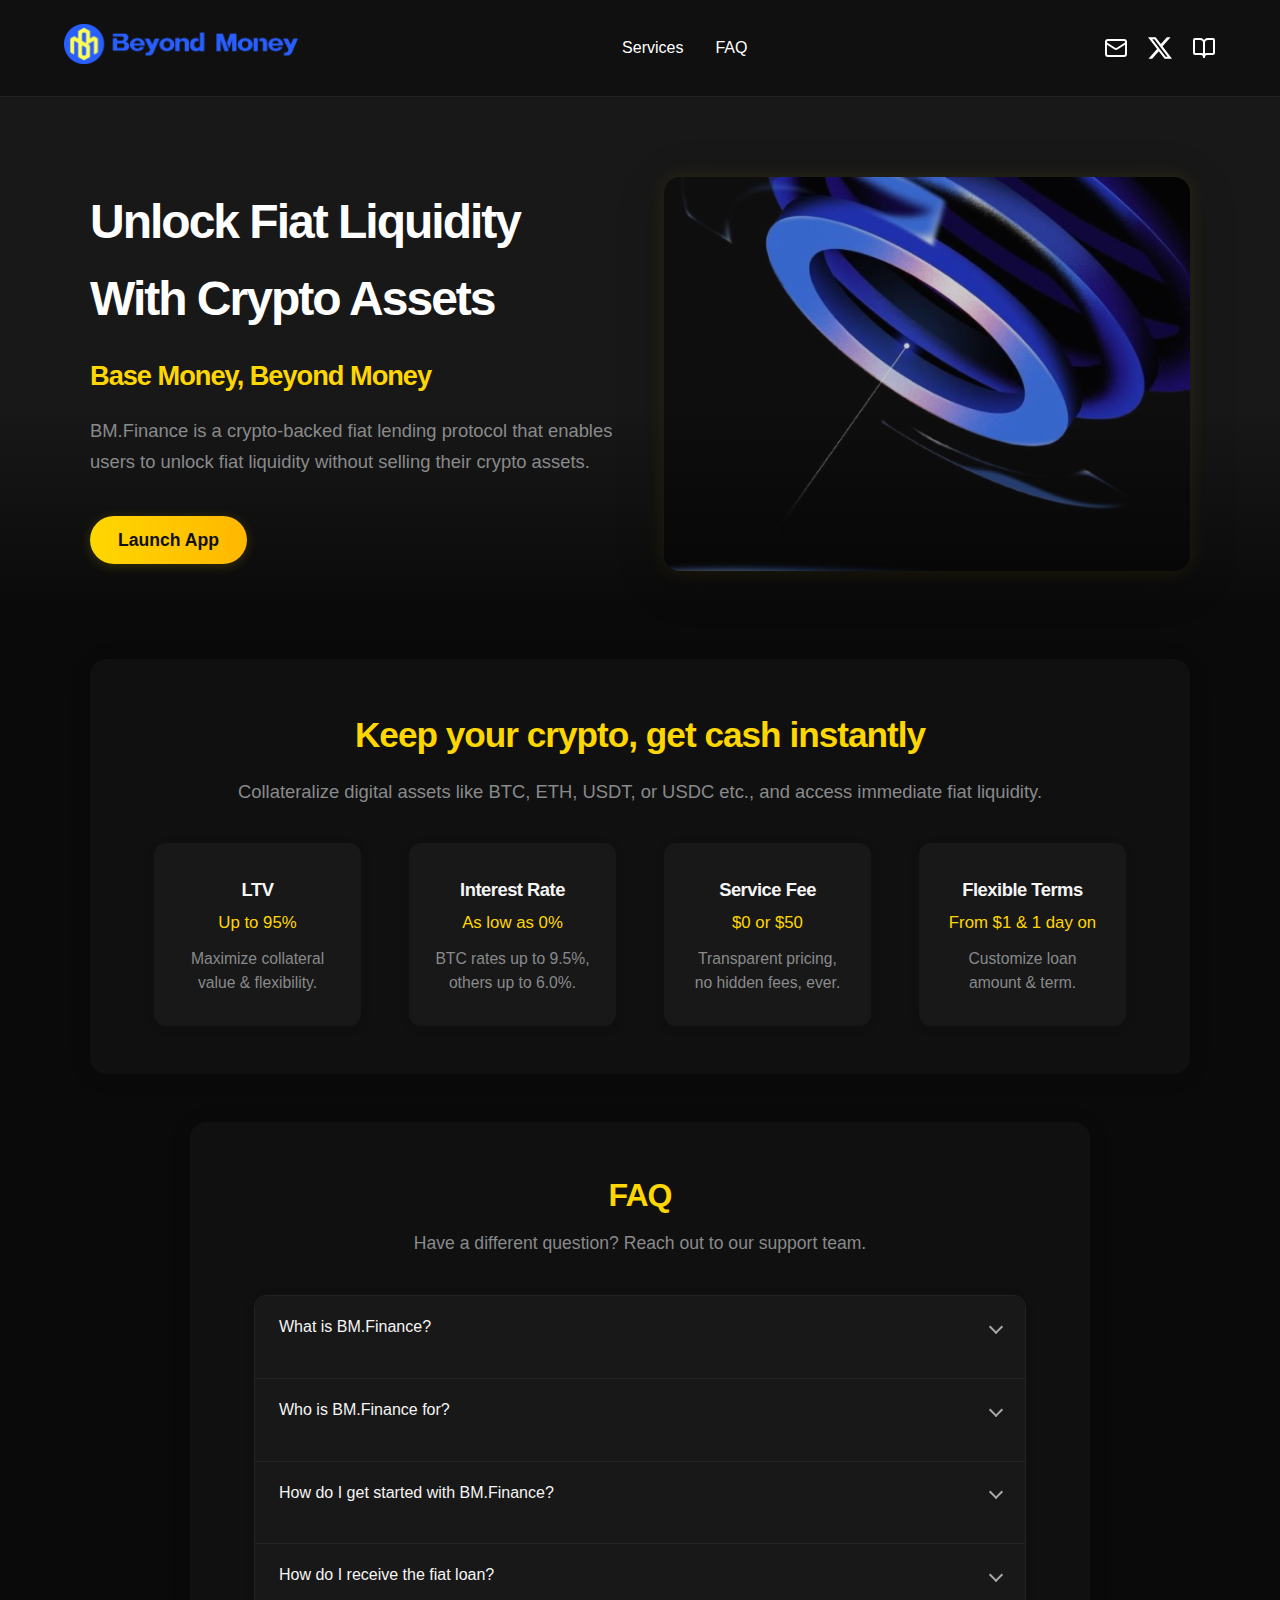
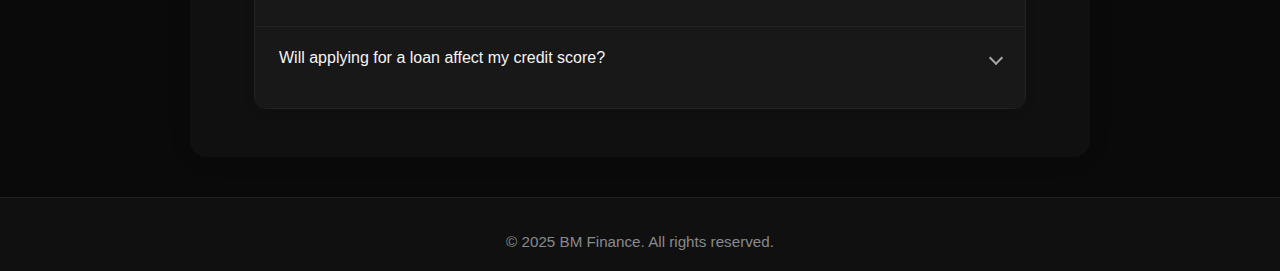
<file: index.html>
<!DOCTYPE html>
<html lang="en">
<head>
    <meta charset="UTF-8">
    <meta name="viewport" content="width=device-width, initial-scale=1.0">
    <title>BM Finance</title>
    <link rel="stylesheet" href="src/css/style.css">
    <link rel="icon" href="src/assets/favicon.ico">
</head>
<body>
    <header class="navbar">
        <div class="logo">
            <img src="src/assets/logo.png" alt="BM Finance Logo" height="40">
        </div>
        <nav>
            <ul>
                <li><a href="#Services">Services</a></li>
                <li><a href="#FAQ">FAQ</a></li>
            </ul>
        </nav>
        <div class="header-icons">
            <a href="mailto:service@bm.finance" target="_blank" title="Email">
                <img src="src/assets/email.svg" alt="Email" height="24">
            </a>
            <a href="https://x.com/bm_protocol" target="_blank" title="X">
                <img src="src/assets/x.svg" alt="X" height="24">
            </a>
            <a href="https://docs.bm.finance/" target="_blank" title="Whitepaper">
                <img src="src/assets/book.svg" alt="Whitepaper" height="24">
            </a>
        </div>
    </header>
    <main>
        <section class="hero">
            <div class="hero-content">
                <div class="hero-text">
                    <h1>Unlock Fiat Liquidity With Crypto Assets</h1>
                    <p>Base Money, Beyond Money</p>
                    <p>BM.Finance is a crypto-backed fiat lending protocol that enables users to unlock fiat liquidity without selling their crypto assets.</p>
                    <a href="./app/index.html" class="btn-primary" target="_blank">Launch App</a>
                </div>
                <div class="hero-image">
                    <img src="src/assets/dashboard.png" alt="Dashboard Preview" />
                </div>
            </div>
        </section>
        <section id="Services" class="services-section">
            <div class="services-header">
                <h2>Keep your crypto, get cash instantly</h2>
                <p class="services-desc">
                    Collateralize digital assets like BTC, ETH, USDT, or USDC etc., and access immediate fiat liquidity.
                </p>
            </div>
            <div class="services-stats">
                <div class="service-stat">
                    <p>LTV</p>
                    <h3>Up to 95%</h3>
                    <p>Maximize collateral value & flexibility.</p>
                </div>
                <div class="service-stat">
                    <p>Interest Rate</p>
                    <h3>As low as 0%</h3>
                    <p>BTC rates up to 9.5%, others up to 6.0%.</p>
                </div>
                <div class="service-stat">
                    <p>Service Fee</p>
                    <h3>$0 or $50</h3>
                    <p>Transparent pricing, no hidden fees, ever.</p>
                </div>
                <div class="service-stat">
                    <p>Flexible Terms</p>
                    <h3>From $1 & 1 day on</h3>
                    <p>Customize loan amount & term.</p>
                </div>
            </div>
        </section>
        <section id="FAQ" class="faq-section">
            <div class="faq-header">
                <h2>FAQ</h2>
                <p class="faq-desc">Have a different question? Reach out to our support team.</p>
            </div>
            <div class="faq-list">
                <div class="faq-item">
                    <div class="faq-question">What is BM.Finance?</div>
                    <div class="faq-answer">BM Finance is pioneering Agentic Finance infrastructure to enable seamless value circulation and appreciation across traditional and decentralized finance in the AI Agent era.</div>
                </div>
                <div class="faq-item">
                    <div class="faq-question">Who is BM.Finance for?</div>
                    <div class="faq-answer">BM Finance is designed for individuals and businesses who hold crypto assets and need short-term liquidity without selling their holdings.</div>
                </div>
                <div class="faq-item">
                    <div class="faq-question">How do I get started with BM.Finance?</div>
                    <div class="faq-answer">BM Finance services are launching soon. You can join our waiting list today for a chance to become one of our exclusive early users.</div>
                </div>
                <div class="faq-item">
                    <div class="faq-question">How do I receive the fiat loan?</div>
                    <div class="faq-answer">Simply use your crypto assets as collateral, and BM Finance will instantly transfer fiat like USD to your bank account - fast, secure, and hassle-free.</div>
                </div>
                <div class="faq-item">
                    <div class="faq-question">Will applying for a loan affect my credit score?</div>
                    <div class="faq-answer">Rest assured - our loan application process is credit-score friendly. BM Finance never performs credit checks or pulls your reports, so your credit score remains unaffected.</div>
                </div>
            </div>
        </section>
    </main>
    <footer>
        <p>&copy; 2025 BM Finance. All rights reserved.</p>
    </footer>
    <script src="src/js/main.js"></script>
</body>
</html>
</file>
<file: src/css/style.css>
/* CSS Custom Properties (Variables) */
:root {
    --color-primary: #ffd700;
    --color-primary-hover: #ffb700;

    --bg-dark-deep: #0a0a0a;
    --bg-dark: #101010;
    --bg-dark-soft: #181818;
    --bg-dark-hover: #222;

    --border-color: #222;
    --border-color-faq: #232323;

    --text-light: #f5f5f5;
    --text-white: #fff;
    --text-gray: #888a8c;
    --text-gray-light: #a9a9a9;
    --text-dark: #101010;

    --font-sans: 'Inter', Arial, sans-serif;
    --section-padding: 48px 5vw;
    --section-margin: 48px auto 40px auto;
}

/* Reset and base styles */
* {
    margin: 0;
    padding: 0;
    box-sizing: border-box;
}
body {
    font-family: var(--font-sans);
    background: var(--bg-dark-deep);
    color: var(--text-white);
    line-height: 1.6;
    min-height: 100vh;
}

/* Navbar */
.navbar {
    display: flex;
    align-items: center;
    justify-content: space-between;
    padding: 24px 5vw;
    background: var(--bg-dark);
    border-bottom: 1px solid var(--border-color);
    position: sticky;
    top: 0;
    z-index: 1000;
}
.logo img {
    height: 40px;
}
nav ul {
    display: flex;
    gap: 32px;
    list-style: none;
}
nav a {
    color: var(--text-white);
    text-decoration: none;
    font-weight: 500;
    transition: color 0.2s;
}
nav a:hover {
    color: var(--color-primary);
}
.header-icons {
    display: flex;
    gap: 20px;
    align-items: center;
    margin-left: 32px;
}
.header-icons a img {
    display: block;
    height: 24px;
    width: 24px;
    filter: brightness(1.2);
    transition: filter 0.2s;
}
.header-icons a:hover img {
    filter: brightness(2);
}

/* Hero Section */
.hero {
    background: linear-gradient(180deg, var(--bg-dark-soft) 60%, var(--bg-dark-deep) 100%);
    padding: 80px 5vw 40px 5vw;
}
.hero-content {
    display: flex;
    align-items: center;
    justify-content: center;
    gap: 48px;
    max-width: 1100px;
    margin: 0 auto;
}
.hero-text {
    flex: 1;
    text-align: left;
}
.hero-text h1 {
    font-size: 3rem;
    font-weight: 800;
    margin-bottom: 16px;
    letter-spacing: -2px;
}
.hero-text p:nth-child(2) {
    font-size: 1.7rem;
    font-weight: 700;
    color: var(--color-primary);
    margin-bottom: 18px;
    margin-top: 8px;
    letter-spacing: -1px;
}
.hero-text p:nth-child(3) {
    font-size: 1.15rem;
    font-weight: 400;
    color: var(--text-gray);
    margin-bottom: 28px;
    margin-top: 0;
    letter-spacing: 0;
    line-height: 1.7;
}
.hero-text .btn-primary {
    background: linear-gradient(90deg, var(--color-primary) 0%, var(--color-primary-hover) 100%);
    color: var(--text-dark);
    padding: 10px 28px;
    border-radius: 24px;
    font-weight: 700;
    text-decoration: none;
    transition: background 0.2s, box-shadow 0.2s;
    border: none;
    box-shadow: 0 2px 12px rgba(255, 215, 0, 0.18);
    display: inline-block;
    font-size: 1.1rem;
    margin-top: 10px;
}
.hero-text .btn-primary:hover {
    background: linear-gradient(90deg, var(--color-primary-hover) 0%, var(--color-primary) 100%);
    box-shadow: 0 4px 24px rgba(255, 215, 0, 0.28);
    color: var(--text-dark);
}
.hero-image {
    flex: 1;
    display: flex;
    justify-content: flex-end;
}
.hero-image img {
    max-width: 550px;
    width: 100%;
    border-radius: 16px;
    box-shadow: 0 10px 50px rgba(0, 0, 0, 0.2), 0 0 20px rgba(255, 215, 0, 0.1);
}

/* Services Section */
.services-section, .faq-section {
    background: var(--bg-dark);
    border-radius: 16px;
    margin: var(--section-margin);
    padding: var(--section-padding);
    box-shadow: 0 2px 24px rgba(0,0,0,0.08);
    scroll-margin-top: 90px;
}
.services-section {
    max-width: 1100px;
}
.services-header {
    text-align: center;
    margin-bottom: 36px;
}
.services-header h2 {
    font-size: 2.2rem;
    color: var(--color-primary);
    font-weight: 800;
    margin-bottom: 12px;
    letter-spacing: -1px;
}
.services-desc {
    color: var(--text-gray);
    font-size: 1.15rem;
    font-weight: 400;
    margin-bottom: 0;
    line-height: 1.7;
}
.services-stats {
    display: flex;
    justify-content: center;
    gap: 48px;
    margin-top: 24px;
    flex-wrap: wrap;
}
.service-stat {
    background: var(--bg-dark-soft);
    border-radius: 12px;
    padding: 32px 24px;
    text-align: center;
    min-width: 180px;
    box-shadow: 0 2px 12px rgba(0,0,0,0.08);
    flex: 1 1 180px;
    max-width: 220px;
}
.service-stat p:first-of-type {
    font-size: 1.15rem;
    color: var(--text-light);
    font-weight: 700;
    margin-bottom: 6px;
    margin-top: 0;
    letter-spacing: -0.5px;
}
.service-stat h3 {
    font-size: 1.05rem;
    color: var(--color-primary);
    font-weight: 400;
    margin-bottom: 10px;
    margin-top: 0;
    letter-spacing: 0;
}
.service-stat p:last-of-type {
    font-size: 0.98rem;
    color: var(--text-gray);
    font-weight: 400;
    margin-top: 8px;
    margin-bottom: 0;
    line-height: 1.5;
}

/* FAQ Section */
.faq-section {
    max-width: 900px;
}
.faq-header {
    text-align: center;
    margin-bottom: 36px;
}
.faq-header h2 {
    font-size: 2rem;
    color: var(--color-primary);
    font-weight: 800;
    margin-bottom: 8px;
    letter-spacing: -1px;
}
.faq-desc {
    color: var(--text-gray);
    font-size: 1.1rem;
    font-weight: 400;
    margin-bottom: 0;
    line-height: 1.7;
}

/* FAQ Collapse Styles - bm.finance style */
.faq-list {
    display: flex;
    flex-direction: column;
    border-radius: 12px;
    overflow: hidden;
    border: 1px solid var(--border-color-faq);
    box-shadow: 0 2px 12px rgba(0,0,0,0.08);
}
.faq-item {
    background: var(--bg-dark-soft);
    padding: 0;
    transition: box-shadow 0.2s, border-color 0.2s;
}
.faq-item:not(:last-child) {
    border-bottom: 1px solid var(--border-color-faq);
}
.faq-item:first-child {
    border-radius: 12px 12px 0 0;
}
.faq-item.active {
    box-shadow: 0 4px 24px rgba(0, 0, 0, 0.1);
}
.faq-question {
    font-size: 1rem;
    color: var(--text-light);
    font-weight: 500;
    padding: 18px 24px;
    margin: 0;
    cursor: pointer;
    user-select: none;
    position: relative;
    transition: background 0.2s;
}
.faq-question:hover {
    color: var(--color-primary);
    background: var(--bg-dark-hover);
}
.faq-question::after {
    content: '';
    position: absolute;
    right: 24px;
    top: 50%;
    transform: translateY(-50%) rotate(0deg);
    border: solid var(--text-gray-light);
    border-width: 0 2px 2px 0;
    display: inline-block;
    padding: 4px;
    transition: transform 0.2s;
    /* Arrow down */
    transform: translateY(-50%) rotate(45deg);
}
.faq-item.active .faq-question::after {
    transform: translateY(-50%) rotate(-135deg);
}
.faq-answer {
    font-size: 1rem;
    color: var(--text-gray);
    font-weight: 400;
    line-height: 1.7;
    padding: 0 24px 20px 24px;
    max-height: 0;
    opacity: 0;
    overflow: hidden;
    transition: max-height 0.3s ease, opacity 0.3s ease;
}
.faq-item.active .faq-answer {
    max-height: 500px;
    opacity: 1;
    padding-top: 0;
}

/* Footer */
footer {
    text-align: center;
    padding: 32px 0 16px 0;
    background: var(--bg-dark);
    color: var(--text-gray);
    font-size: 0.95rem;
    margin-top: 40px;
    border-top: 1px solid var(--border-color);
}

/* Responsive Styles */
@media (max-width: 900px) {
    .hero-content {
        flex-direction: column;
        gap: 32px;
        text-align: center;
    }
    .hero-text {
        text-align: center;
    }
    .hero-image {
        justify-content: center;
    }
    .hero-image img {
        max-width: 90vw;
    }
    .services-stats {
        flex-direction: column;
        gap: 24px;
        align-items: center;
    }
    .services-section {
        padding: 32px 3vw;
    }
    .faq-section {
        padding: 32px 3vw;
    }
}
@media (max-width: 600px) {
    .navbar {
        flex-direction: column;
        gap: 16px;
        padding: 16px 2vw;
    }
    .header-icons {
        margin-left: 0;
        margin-top: 8px;
        justify-content: flex-end;
    }
    .hero-text h1 {
        font-size: 2.1rem;
    }    
    .community-links {
        flex-direction: column;
        gap: 16px;
    }
    .faq-header h2 {
        font-size: 1.2rem;
    }
    .faq-question {
        font-size: 1rem;
    }
    .faq-answer {
        font-size: 0.95rem;
    }
}
</file>
